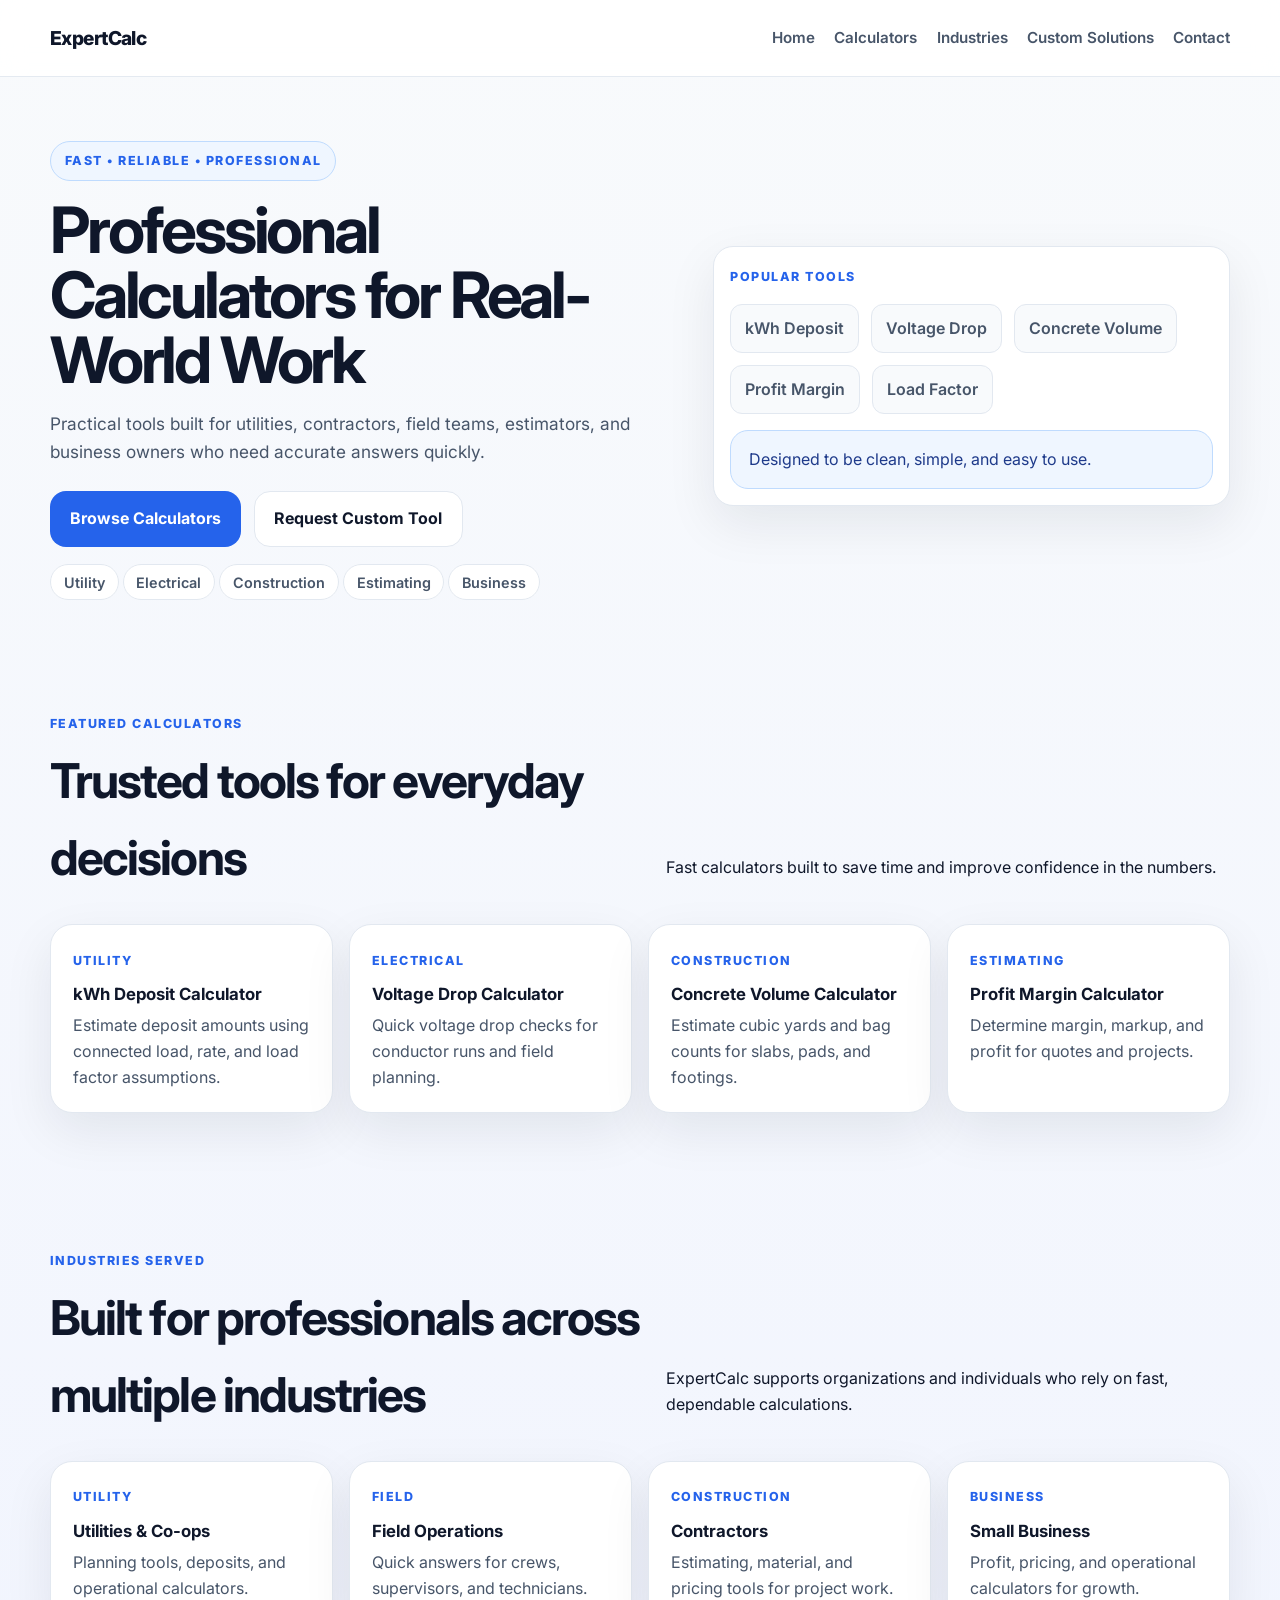
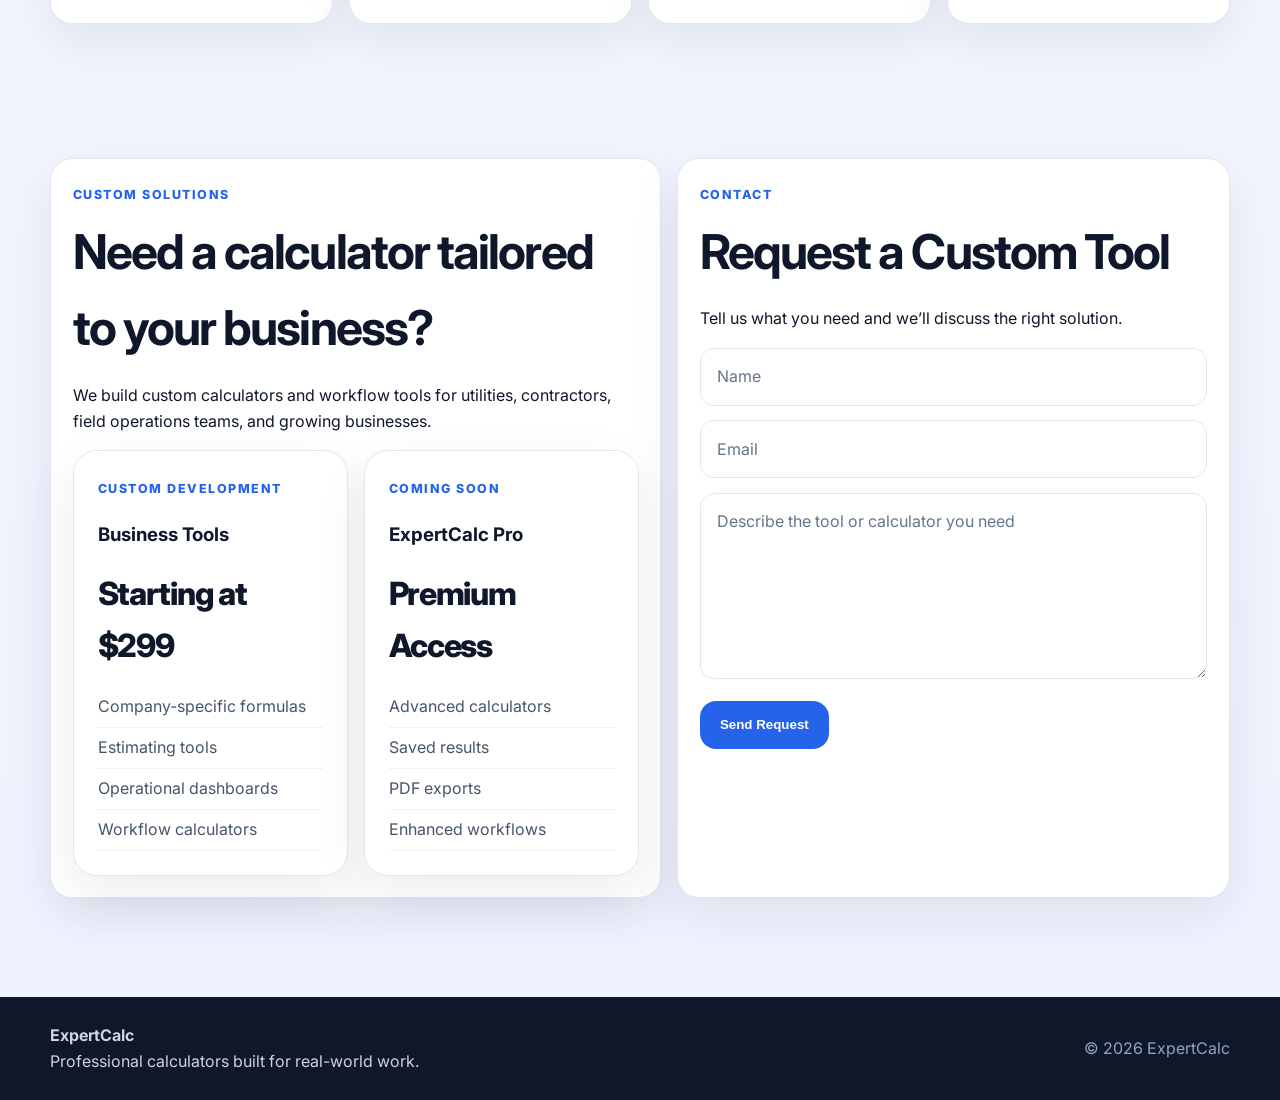
<file: index.html>
<!DOCTYPE html>
<html lang="en">
<head>
<meta charset="UTF-8" />
<meta name="viewport" content="width=device-width, initial-scale=1.0" />
<title>ExpertCalc | Professional Calculators for Real-World Work</title>
<meta name="description" content="Fast, reliable calculators for utilities, contractors, field teams, estimators, and business owners." />
<link rel="preconnect" href="https://fonts.googleapis.com">
<link rel="preconnect" href="https://fonts.gstatic.com" crossorigin>
<link href="https://fonts.googleapis.com/css2?family=Inter:wght@400;500;600;700;800&display=swap" rel="stylesheet">
<link rel="stylesheet" href="style.css">
</head>

<body>

<header class="site-header">
  <div class="container nav">
    <div class="brand">
      <a href="index.html">ExpertCalc</a>
    </div>

    <nav class="nav-links">
      <a href="index.html">Home</a>
      <a href="calculators/index.html">Calculators</a>
      <a href="#industries">Industries</a>
      <a href="#custom">Custom Solutions</a>
      <a href="#contact">Contact</a>
    </nav>
  </div>
</header>

<main>

<!-- HERO -->
<section class="hero">
  <div class="container hero-grid">

    <div>
      <div class="eyebrow">Fast • Reliable • Professional</div>

      <h1>Professional Calculators for Real-World Work</h1>

      <p class="hero-text">
        Practical tools built for utilities, contractors, field teams,
        estimators, and business owners who need accurate answers quickly.
      </p>

      <div class="hero-actions">
        <a class="btn btn-primary" href="calculators/index.html">
          Browse Calculators
        </a>

        <a class="btn btn-secondary" href="#custom">
          Request Custom Tool
        </a>
      </div>

      <div class="hero-badges">
        <span class="hero-badge">Utility</span>
        <span class="hero-badge">Electrical</span>
        <span class="hero-badge">Construction</span>
        <span class="hero-badge">Estimating</span>
        <span class="hero-badge">Business</span>
      </div>
    </div>

    <div class="quick-nav">
      <div class="section-label">Popular Tools</div>

      <div class="quick-links" style="margin-top:1rem;">
        <a href="calculators/kwh-deposit.html">kWh Deposit</a>
        <a href="calculators/voltage-drop.html">Voltage Drop</a>
        <a href="calculators/concrete-volume.html">Concrete Volume</a>
        <a href="calculators/profit-margin.html">Profit Margin</a>
        <a href="calculators/load-factor.html">Load Factor</a>
      </div>

      <div class="highlight-band">
        Designed to be clean, simple, and easy to use.
      </div>
    </div>

  </div>
</section>

<!-- FEATURED TOOLS -->
<section class="section">
  <div class="container">

    <div class="section-heading">
      <div>
        <div class="section-label">Featured Calculators</div>
        <h2>Trusted tools for everyday decisions</h2>
      </div>

      <p>
        Fast calculators built to save time and improve confidence in the numbers.
      </p>
    </div>

    <div class="feature-grid">

      <article class="feature-box">
        <div class="tool-tag">Utility</div>
        <h3><a href="calculators/kwh-deposit.html">kWh Deposit Calculator</a></h3>
        <p>Estimate deposit amounts using connected load, rate, and load factor assumptions.</p>
      </article>

      <article class="feature-box">
        <div class="tool-tag">Electrical</div>
        <h3><a href="calculators/voltage-drop.html">Voltage Drop Calculator</a></h3>
        <p>Quick voltage drop checks for conductor runs and field planning.</p>
      </article>

      <article class="feature-box">
        <div class="tool-tag">Construction</div>
        <h3><a href="calculators/concrete-volume.html">Concrete Volume Calculator</a></h3>
        <p>Estimate cubic yards and bag counts for slabs, pads, and footings.</p>
      </article>

      <article class="feature-box">
        <div class="tool-tag">Estimating</div>
        <h3><a href="calculators/profit-margin.html">Profit Margin Calculator</a></h3>
        <p>Determine margin, markup, and profit for quotes and projects.</p>
      </article>

    </div>
  </div>
</section>

<!-- INDUSTRIES -->
<section class="section" id="industries">
  <div class="container">

    <div class="section-heading">
      <div>
        <div class="section-label">Industries Served</div>
        <h2>Built for professionals across multiple industries</h2>
      </div>

      <p>
        ExpertCalc supports organizations and individuals who rely on fast,
        dependable calculations.
      </p>
    </div>

    <div class="industry-grid">

      <article class="industry-card">
        <div class="tool-tag">Utility</div>
        <h3>Utilities & Co-ops</h3>
        <p>Planning tools, deposits, and operational calculators.</p>
      </article>

      <article class="industry-card">
        <div class="tool-tag">Field</div>
        <h3>Field Operations</h3>
        <p>Quick answers for crews, supervisors, and technicians.</p>
      </article>

      <article class="industry-card">
        <div class="tool-tag">Construction</div>
        <h3>Contractors</h3>
        <p>Estimating, material, and pricing tools for project work.</p>
      </article>

      <article class="industry-card">
        <div class="tool-tag">Business</div>
        <h3>Small Business</h3>
        <p>Profit, pricing, and operational calculators for growth.</p>
      </article>

    </div>
  </div>
</section>

<!-- CUSTOM SOLUTIONS -->
<section class="section" id="custom">
  <div class="container contact-layout">

    <div class="contact-card">
      <div class="section-label">Custom Solutions</div>
      <h2>Need a calculator tailored to your business?</h2>

      <p>
        We build custom calculators and workflow tools for utilities,
        contractors, field operations teams, and growing businesses.
      </p>

      <div class="pricing-grid" style="margin-top:1rem;">

        <div class="price-card">
          <div class="tool-tag">Custom Development</div>
          <h3>Business Tools</h3>
          <div class="price">Starting at $299</div>

          <ul class="list-clean">
            <li>Company-specific formulas</li>
            <li>Estimating tools</li>
            <li>Operational dashboards</li>
            <li>Workflow calculators</li>
          </ul>
        </div>

        <div class="price-card">
          <div class="tool-tag">Coming Soon</div>
          <h3>ExpertCalc Pro</h3>
          <div class="price">Premium Access</div>

          <ul class="list-clean">
            <li>Advanced calculators</li>
            <li>Saved results</li>
            <li>PDF exports</li>
            <li>Enhanced workflows</li>
          </ul>
        </div>

      </div>
    </div>

    <div class="contact-card" id="contact">
      <div class="section-label">Contact</div>
      <h2>Request a Custom Tool</h2>

      <p>
        Tell us what you need and we’ll discuss the right solution.
      </p>

      <form class="contact-form" style="margin-top:1rem;">
        <input type="text" placeholder="Name" required>
        <input type="email" placeholder="Email" required>
        <textarea rows="6" placeholder="Describe the tool or calculator you need" required></textarea>
        <button class="btn btn-primary" type="submit">
          Send Request
        </button>
      </form>
    </div>

  </div>
</section>

</main>

<footer class="site-footer">
  <div class="container footer-inner">
    <div>
      <strong>ExpertCalc</strong><br>
      Professional calculators built for real-world work.
    </div>

    <div class="footer-note">
      © 2026 ExpertCalc
    </div>
  </div>
</footer>

</body>
</html>
</file>
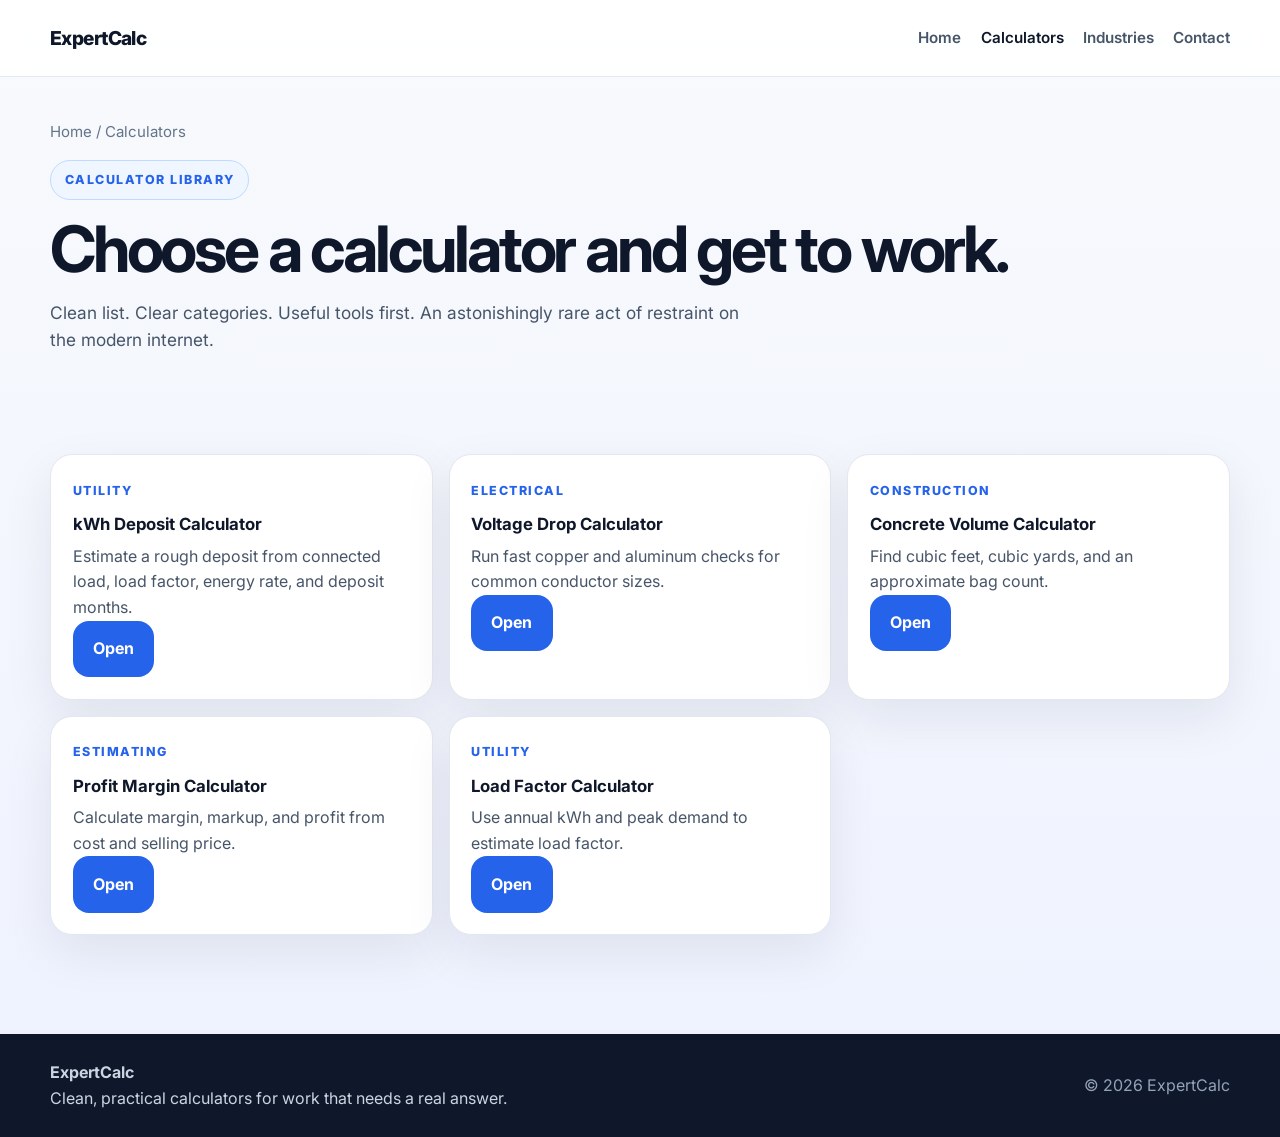
<file: calculators/index.html>
<!DOCTYPE html><html lang="en"><head>
<meta charset="UTF-8" />
<meta name="viewport" content="width=device-width, initial-scale=1.0" />
<link rel="preconnect" href="https://fonts.googleapis.com" />
<link rel="preconnect" href="https://fonts.gstatic.com" crossorigin />
<link href="https://fonts.googleapis.com/css2?family=Inter:wght@400;500;600;700;800&display=swap" rel="stylesheet" />
<link rel="stylesheet" href="../style.css" />
<title>ExpertCalc Calculators</title><meta name="description" content="Browse clean, practical calculators for utility work, field operations, construction, and estimating." /></head><body>
<header class="site-header"><div class="container nav"><div class="brand"><a href="../index.html">ExpertCalc</a></div><nav class="nav-links"><a href="../index.html">Home</a><a class="active" href="index.html">Calculators</a><a href="../index.html#industries">Industries</a><a href="../index.html#contact">Contact</a></nav></div></header>

<main>
<section class="page-hero"><div class="container"><div class="breadcrumbs"><a href="../index.html">Home</a> / Calculators</div><div class="eyebrow">Calculator Library</div><h1>Choose a calculator and get to work.</h1><p>Clean list. Clear categories. Useful tools first. An astonishingly rare act of restraint on the modern internet.</p></div></section>
<section class="page-section"><div class="container"><div class="calculator-grid">
<article class="calc-card"><div class="tool-tag">Utility</div><h3><a href="kwh-deposit.html">kWh Deposit Calculator</a></h3><p>Estimate a rough deposit from connected load, load factor, energy rate, and deposit months.</p><div class="card-actions"><a class="btn btn-primary" href="kwh-deposit.html">Open</a></div></article>
<article class="calc-card"><div class="tool-tag">Electrical</div><h3><a href="voltage-drop.html">Voltage Drop Calculator</a></h3><p>Run fast copper and aluminum checks for common conductor sizes.</p><div class="card-actions"><a class="btn btn-primary" href="voltage-drop.html">Open</a></div></article>
<article class="calc-card"><div class="tool-tag">Construction</div><h3><a href="concrete-volume.html">Concrete Volume Calculator</a></h3><p>Find cubic feet, cubic yards, and an approximate bag count.</p><div class="card-actions"><a class="btn btn-primary" href="concrete-volume.html">Open</a></div></article>
<article class="calc-card"><div class="tool-tag">Estimating</div><h3><a href="profit-margin.html">Profit Margin Calculator</a></h3><p>Calculate margin, markup, and profit from cost and selling price.</p><div class="card-actions"><a class="btn btn-primary" href="profit-margin.html">Open</a></div></article>
<article class="calc-card"><div class="tool-tag">Utility</div><h3><a href="load-factor.html">Load Factor Calculator</a></h3><p>Use annual kWh and peak demand to estimate load factor.</p><div class="card-actions"><a class="btn btn-primary" href="load-factor.html">Open</a></div></article>

</div></div></section></main>
<footer class="site-footer"><div class="container footer-inner"><div><strong>ExpertCalc</strong><br />Clean, practical calculators for work that needs a real answer.</div><div class="footer-note">© <span id="year"></span> ExpertCalc</div></div></footer><script src="../script.js"></script>
</body></html>
</file>
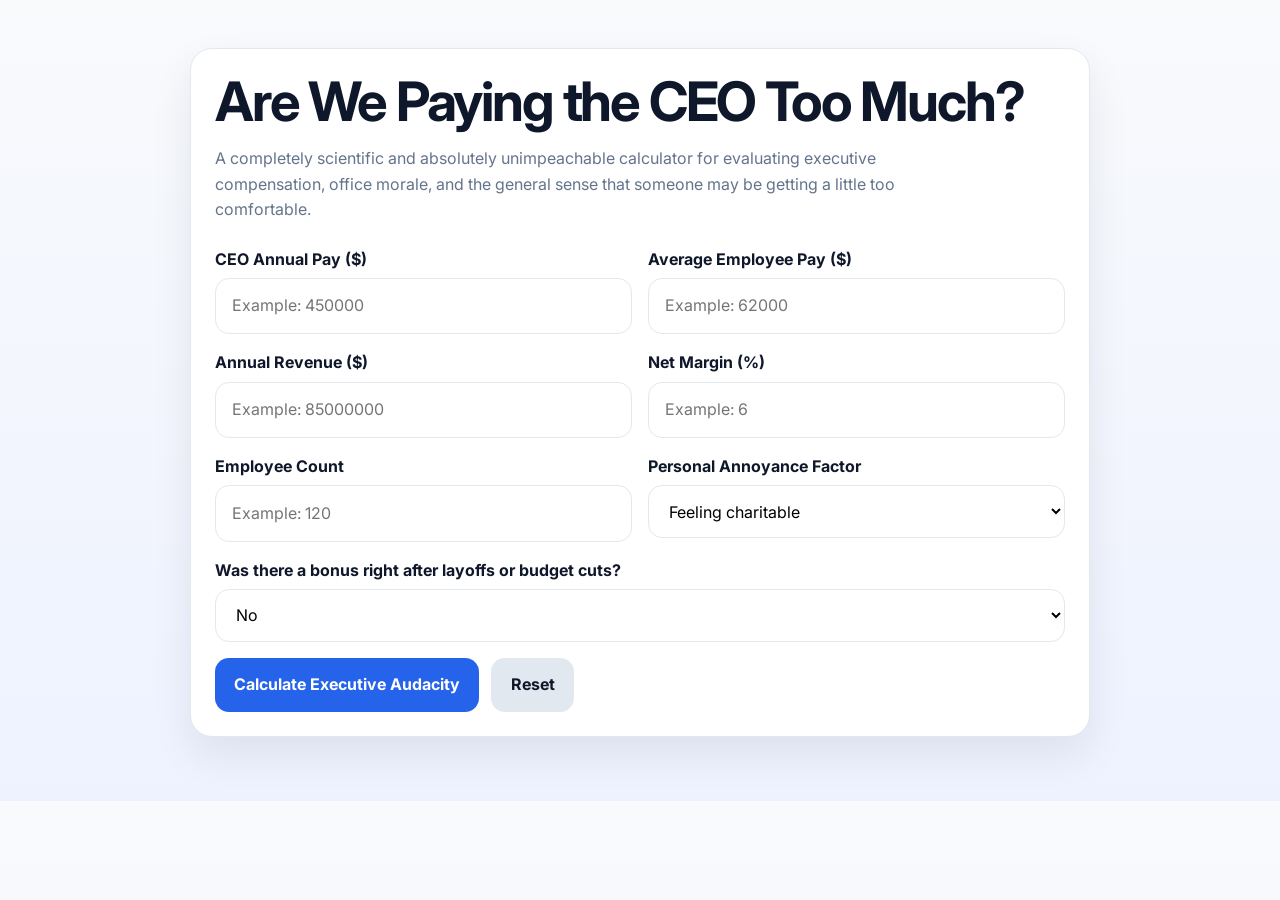
<file: calculators/ceo-pay-check.html>
<!DOCTYPE html>
<html lang="en">
<head>
  <meta charset="UTF-8" />
  <meta name="viewport" content="width=device-width, initial-scale=1.0" />
  <title>Are We Paying the CEO Too Much?</title>
  <link rel="preconnect" href="https://fonts.googleapis.com" />
  <link rel="preconnect" href="https://fonts.gstatic.com" crossorigin />
  <link
    href="https://fonts.googleapis.com/css2?family=Inter:wght@400;500;600;700;800&display=swap"
    rel="stylesheet"
  />
  <style>
    :root{
      --bg:#f8fafc;
      --panel:#ffffff;
      --text:#0f172a;
      --muted:#64748b;
      --border:#e2e8f0;
      --accent:#2563eb;
      --accent-dark:#1d4ed8;
      --danger:#dc2626;
      --warn:#d97706;
      --ok:#16a34a;
      --shadow:0 18px 40px rgba(15,23,42,.08);
      --radius:22px;
      --max:900px;
    }
    *{box-sizing:border-box}
    body{
      margin:0;
      font-family:Inter, Arial, sans-serif;
      background:linear-gradient(180deg,#f8fafc 0%,#eef2ff 100%);
      color:var(--text);
      line-height:1.6;
    }
    .wrap{
      width:min(var(--max), calc(100% - 2rem));
      margin:0 auto;
      padding:3rem 0 4rem;
    }
    .card{
      background:var(--panel);
      border:1px solid var(--border);
      border-radius:var(--radius);
      box-shadow:var(--shadow);
      padding:1.5rem;
    }
    h1{
      margin:0 0 .75rem;
      font-size:clamp(2rem, 5vw, 3.4rem);
      line-height:1.05;
      letter-spacing:-.04em;
    }
    .sub{
      color:var(--muted);
      max-width:700px;
      margin-bottom:1.5rem;
    }
    .grid{
      display:grid;
      grid-template-columns:1fr 1fr;
      gap:1rem;
    }
    label{
      display:block;
      font-weight:700;
      margin-bottom:.35rem;
    }
    input, select{
      width:100%;
      padding:.9rem 1rem;
      border-radius:14px;
      border:1px solid var(--border);
      font:inherit;
      background:#fff;
    }
    .full{grid-column:1 / -1}
    .actions{
      display:flex;
      gap:.75rem;
      flex-wrap:wrap;
      margin-top:1rem;
    }
    button{
      border:none;
      cursor:pointer;
      font:inherit;
      font-weight:700;
      padding:.9rem 1.2rem;
      border-radius:14px;
    }
    .primary{
      background:var(--accent);
      color:#fff;
    }
    .primary:hover{background:var(--accent-dark)}
    .secondary{
      background:#e2e8f0;
      color:var(--text);
    }
    .result{
      margin-top:1.5rem;
      display:grid;
      gap:1rem;
    }
    .score{
      font-size:3rem;
      font-weight:800;
      letter-spacing:-.04em;
      margin:0;
    }
    .badge{
      display:inline-block;
      padding:.45rem .75rem;
      border-radius:999px;
      font-size:.8rem;
      font-weight:800;
      letter-spacing:.08em;
      text-transform:uppercase;
    }
    .ok{background:#dcfce7;color:var(--ok)}
    .warn{background:#fef3c7;color:var(--warn)}
    .danger{background:#fee2e2;color:var(--danger)}
    .muted{color:var(--muted)}
    .small{font-size:.95rem}
    .hidden{display:none}
    ul{
      margin:.6rem 0 0;
      padding-left:1.2rem;
    }
    @media (max-width:700px){
      .grid{grid-template-columns:1fr}
    }
  </style>
</head>
<body>
  <div class="wrap">
    <div class="card">
      <h1>Are We Paying the CEO Too Much?</h1>
      <p class="sub">
        A completely scientific and absolutely unimpeachable calculator for evaluating executive compensation,
        office morale, and the general sense that someone may be getting a little too comfortable.
      </p>

      <div class="grid">
        <div>
          <label for="ceoPay">CEO Annual Pay ($)</label>
          <input type="number" id="ceoPay" placeholder="Example: 450000" />
        </div>

        <div>
          <label for="avgEmployee">Average Employee Pay ($)</label>
          <input type="number" id="avgEmployee" placeholder="Example: 62000" />
        </div>

        <div>
          <label for="revenue">Annual Revenue ($)</label>
          <input type="number" id="revenue" placeholder="Example: 85000000" />
        </div>

        <div>
          <label for="margin">Net Margin (%)</label>
          <input type="number" id="margin" placeholder="Example: 6" />
        </div>

        <div>
          <label for="employees">Employee Count</label>
          <input type="number" id="employees" placeholder="Example: 120" />
        </div>

        <div>
          <label for="annoyance">Personal Annoyance Factor</label>
          <select id="annoyance">
            <option value="0">Feeling charitable</option>
            <option value="5">Slightly suspicious</option>
            <option value="10">Mildly irritated</option>
            <option value="20">Board-meeting energy</option>
            <option value="30">Absolutely fed up</option>
          </select>
        </div>

        <div class="full">
          <label for="bonus">Was there a bonus right after layoffs or budget cuts?</label>
          <select id="bonus">
            <option value="0">No</option>
            <option value="20">Yes, suspiciously</option>
          </select>
        </div>
      </div>

      <div class="actions">
        <button class="primary" onclick="runCalc()">Calculate Executive Audacity</button>
        <button class="secondary" onclick="resetCalc()">Reset</button>
      </div>

      <div id="result" class="result hidden">
        <div>
          <span id="badge" class="badge">Result</span>
          <p id="score" class="score">0/100</p>
          <p id="headline"></p>
          <p id="summary" class="muted"></p>
        </div>

        <div class="card" style="padding:1rem;">
          <strong>Breakdown</strong>
          <ul id="breakdown" class="small"></ul>
        </div>
      </div>
    </div>
  </div>

  <script>
    function money(n) {
      return Number(n).toLocaleString(undefined, {
        style: "currency",
        currency: "USD",
        maximumFractionDigits: 0
      });
    }

    function runCalc() {
      const ceoPay = parseFloat(document.getElementById("ceoPay").value);
      const avgEmployee = parseFloat(document.getElementById("avgEmployee").value);
      const revenue = parseFloat(document.getElementById("revenue").value);
      const margin = parseFloat(document.getElementById("margin").value);
      const employees = parseFloat(document.getElementById("employees").value);
      const annoyance = parseFloat(document.getElementById("annoyance").value);
      const bonus = parseFloat(document.getElementById("bonus").value);

      if (
        !isFinite(ceoPay) || ceoPay <= 0 ||
        !isFinite(avgEmployee) || avgEmployee <= 0 ||
        !isFinite(revenue) || revenue <= 0 ||
        !isFinite(margin) ||
        !isFinite(employees) || employees <= 0
      ) {
        alert("Enter valid numbers in all fields. Humanity was given calculators for a reason.");
        return;
      }

      const payRatio = ceoPay / avgEmployee;
      const payAsRevenue = (ceoPay / revenue) * 100;
      const profitPenalty = margin < 3 ? 20 : margin < 7 ? 10 : 0;
      const ratioScore =
        payRatio < 5 ? 5 :
        payRatio < 10 ? 15 :
        payRatio < 20 ? 35 :
        payRatio < 40 ? 60 :
        80;

      const revenueScore =
        payAsRevenue < 0.1 ? 5 :
        payAsRevenue < 0.25 ? 12 :
        payAsRevenue < 0.5 ? 20 :
        30;

      const smallCompanyPenalty = employees < 50 && ceoPay > 300000 ? 15 : 0;

      let total = ratioScore + revenueScore + profitPenalty + annoyance + bonus + smallCompanyPenalty;
      if (total > 100) total = 100;

      let badgeClass = "ok";
      let badgeText = "Probably Fine";
      let headline = "This does not appear outrageous.";
      let summary = "The calculator reluctantly admits the compensation may be within reason.";

      if (total >= 25 && total < 50) {
        badgeClass = "warn";
        badgeText = "Looks a Little Rich";
        headline = "There may be some executive comfort happening here.";
        summary = "Not an emergency, but someone might be enjoying the leather chair a bit too much.";
      } else if (total >= 50 && total < 75) {
        badgeClass = "warn";
        badgeText = "Board Meeting Material";
        headline = "This is entering serious side-eye territory.";
        summary = "Enough indicators suggest it may be time for hard questions and tighter coffee service.";
      } else if (total >= 75) {
        badgeClass = "danger";
        badgeText = "Absolutely Paying Too Much";
        headline = "The calculator has concerns.";
        summary = "At this level, the compensation package appears to be operating with a level of self-confidence not shared by the rest of payroll.";
      }

      const breakdown = [
        `CEO pay: ${money(ceoPay)}`,
        `Average employee pay: ${money(avgEmployee)}`,
        `CEO-to-employee pay ratio: ${payRatio.toFixed(1)}x`,
        `CEO pay as % of revenue: ${payAsRevenue.toFixed(3)}%`,
        `Net margin entered: ${margin.toFixed(1)}%`,
        `Employee count: ${employees}`,
        `Annoyance factor applied: +${annoyance}`,
        `Bonus penalty applied: +${bonus}`,
        `Small company penalty applied: +${smallCompanyPenalty}`
      ];

      document.getElementById("badge").className = "badge " + badgeClass;
      document.getElementById("badge").textContent = badgeText;
      document.getElementById("score").textContent = total.toFixed(0) + "/100";
      document.getElementById("headline").textContent = headline;
      document.getElementById("summary").textContent = summary;
      document.getElementById("breakdown").innerHTML = breakdown.map(item => `<li>${item}</li>`).join("");
      document.getElementById("result").classList.remove("hidden");
    }

    function resetCalc() {
      document.getElementById("ceoPay").value = "";
      document.getElementById("avgEmployee").value = "";
      document.getElementById("revenue").value = "";
      document.getElementById("margin").value = "";
      document.getElementById("employees").value = "";
      document.getElementById("annoyance").value = "0";
      document.getElementById("bonus").value = "0";
      document.getElementById("result").classList.add("hidden");
    }
  </script>
</body>
</html>
</file>
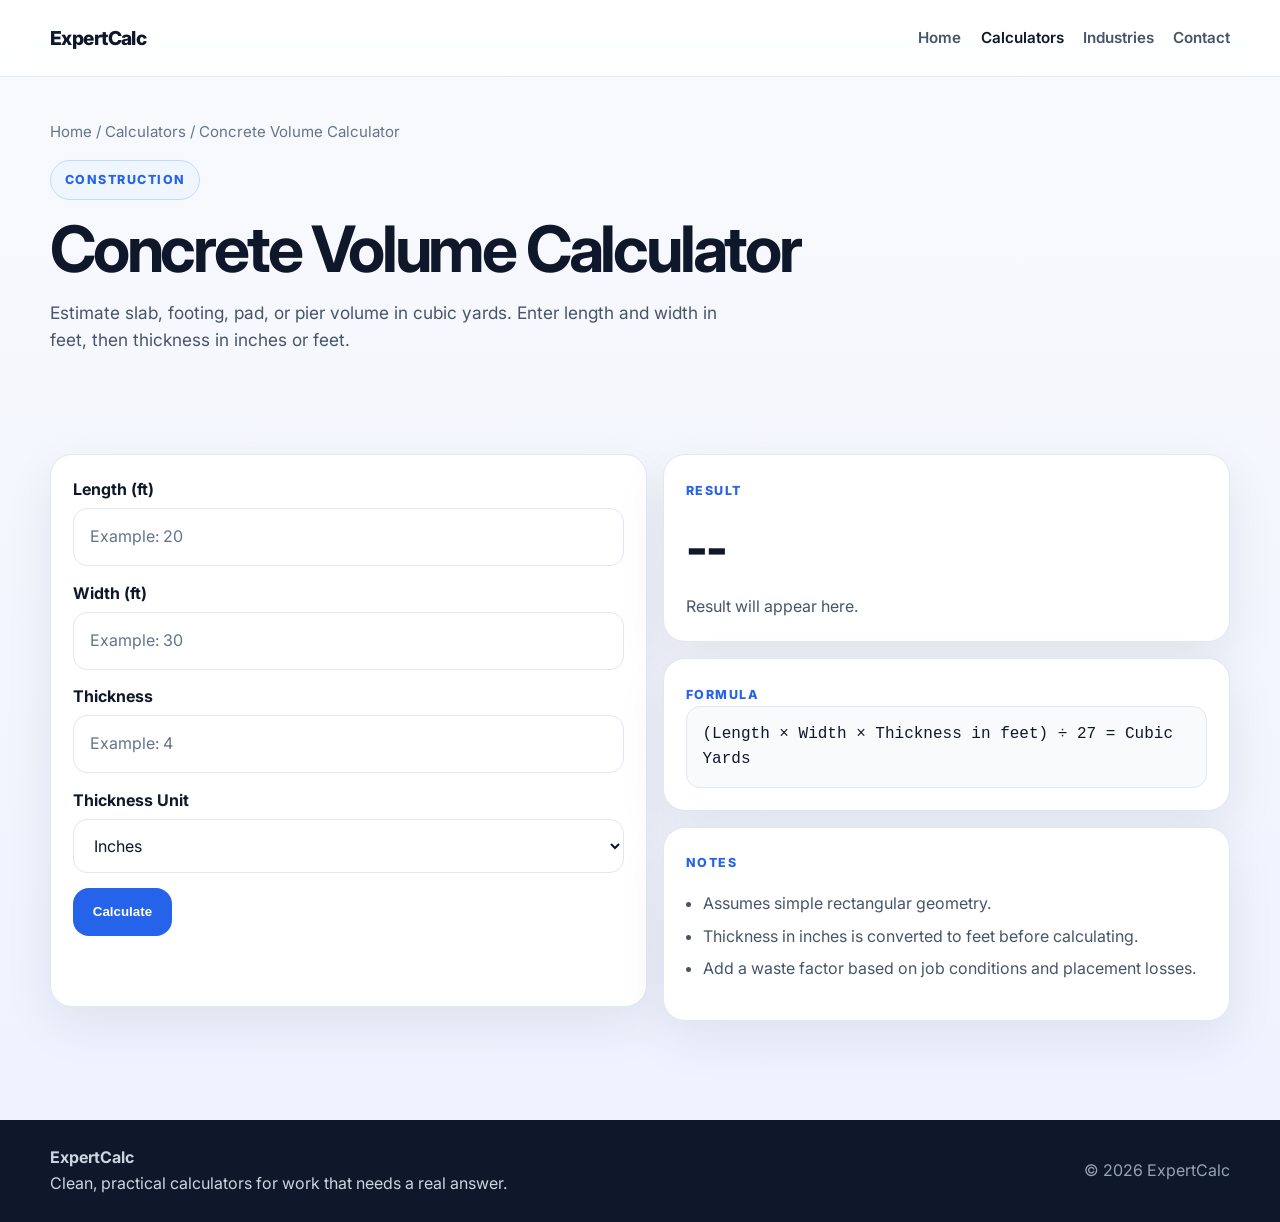
<file: calculators/concrete-volume.html>
<!DOCTYPE html><html lang="en"><head>
<meta charset="UTF-8" />
<meta name="viewport" content="width=device-width, initial-scale=1.0" />
<link rel="preconnect" href="https://fonts.googleapis.com" />
<link rel="preconnect" href="https://fonts.gstatic.com" crossorigin />
<link href="https://fonts.googleapis.com/css2?family=Inter:wght@400;500;600;700;800&display=swap" rel="stylesheet" />
<link rel="stylesheet" href="../style.css" />
<title>Concrete Volume Calculator | ExpertCalc</title><meta name="description" content="Estimate slab, footing, pad, or pier volume in cubic yards. Enter length and width in feet, then thickness in inches or feet." /></head><body>
<header class="site-header"><div class="container nav"><div class="brand"><a href="../index.html">ExpertCalc</a></div><nav class="nav-links"><a href="../index.html">Home</a><a class="active" href="index.html">Calculators</a><a href="../index.html#industries">Industries</a><a href="../index.html#contact">Contact</a></nav></div></header>

<main><section class="page-hero"><div class="container"><div class="breadcrumbs"><a href="../index.html">Home</a> / <a href="index.html">Calculators</a> / Concrete Volume Calculator</div><div class="eyebrow">Construction</div><h1>Concrete Volume Calculator</h1><p>Estimate slab, footing, pad, or pier volume in cubic yards. Enter length and width in feet, then thickness in inches or feet.</p></div></section>
<section class="page-section"><div class="container calc-layout"><div class="calc-shell">
<label class="field-label" for="length">Length (ft)</label><input id="length" type="number" step="any" placeholder="Example: 20" />
<label class="field-label" for="width">Width (ft)</label><input id="width" type="number" step="any" placeholder="Example: 30" />
<label class="field-label" for="thickness">Thickness</label><input id="thickness" type="number" step="any" placeholder="Example: 4" />
<label class="field-label" for="thicknessUnit">Thickness Unit</label><select id="thicknessUnit"><option value="in">Inches</option><option value="ft">Feet</option></select>
<button class="btn btn-primary" id="calcConcreteBtn" type="button">Calculate</button><p id="error" class="error"></p></div>
<div><div class="result-card"><div class="section-label">Result</div><div class="result-value" id="resultMain">--</div><p id="resultSub">Result will appear here.</p><p id="detail1" style="color:var(--text-soft)"></p><p id="detail2" style="color:var(--text-soft)"></p></div>
<div class="info-card" style="margin-top:1rem"><div class="section-label">Formula</div><div class="formula" id="formulaOut">(Length × Width × Thickness in feet) ÷ 27 = Cubic Yards</div></div>
<div class="info-card" style="margin-top:1rem"><div class="section-label">Notes</div><ul class="note-list"><li>Assumes simple rectangular geometry.</li><li>Thickness in inches is converted to feet before calculating.</li><li>Add a waste factor based on job conditions and placement losses.</li></ul></div></div></div></section></main>
<footer class="site-footer"><div class="container footer-inner"><div><strong>ExpertCalc</strong><br />Clean, practical calculators for work that needs a real answer.</div><div class="footer-note">© <span id="year"></span> ExpertCalc</div></div></footer><script src="../script.js"></script>
</body></html>
</file>
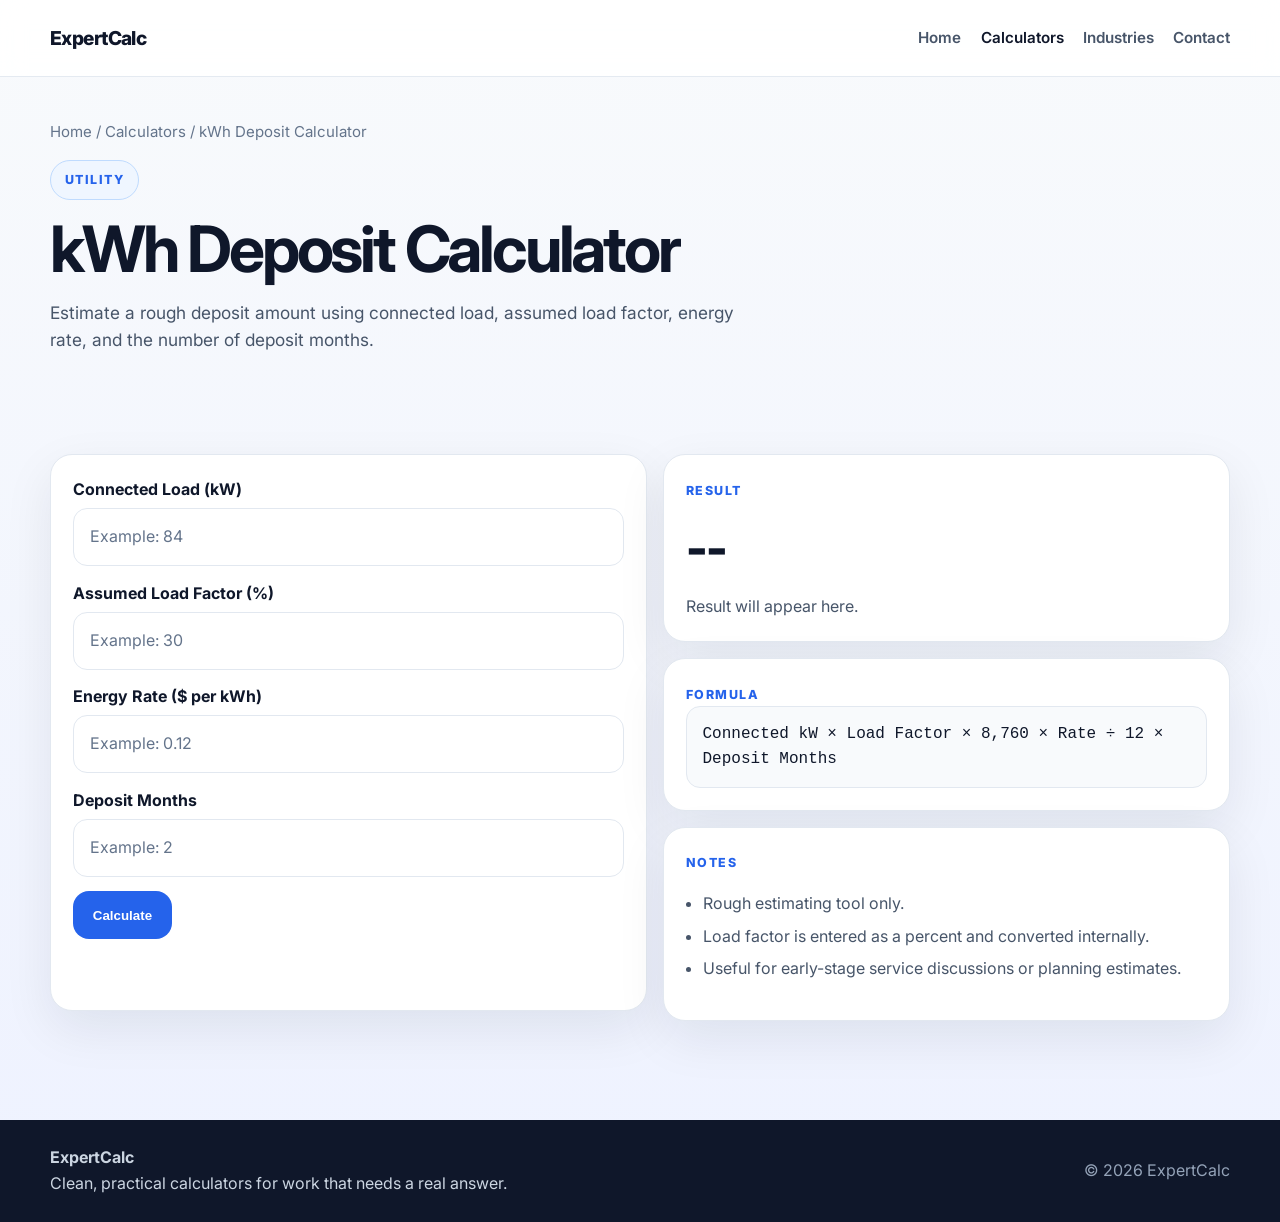
<file: calculators/kwh-deposit.html>
<!DOCTYPE html><html lang="en"><head>
<meta charset="UTF-8" />
<meta name="viewport" content="width=device-width, initial-scale=1.0" />
<link rel="preconnect" href="https://fonts.googleapis.com" />
<link rel="preconnect" href="https://fonts.gstatic.com" crossorigin />
<link href="https://fonts.googleapis.com/css2?family=Inter:wght@400;500;600;700;800&display=swap" rel="stylesheet" />
<link rel="stylesheet" href="../style.css" />
<title>kWh Deposit Calculator | ExpertCalc</title><meta name="description" content="Estimate a rough deposit amount using connected load, assumed load factor, energy rate, and the number of deposit months." /></head><body>
<header class="site-header"><div class="container nav"><div class="brand"><a href="../index.html">ExpertCalc</a></div><nav class="nav-links"><a href="../index.html">Home</a><a class="active" href="index.html">Calculators</a><a href="../index.html#industries">Industries</a><a href="../index.html#contact">Contact</a></nav></div></header>

<main><section class="page-hero"><div class="container"><div class="breadcrumbs"><a href="../index.html">Home</a> / <a href="index.html">Calculators</a> / kWh Deposit Calculator</div><div class="eyebrow">Utility</div><h1>kWh Deposit Calculator</h1><p>Estimate a rough deposit amount using connected load, assumed load factor, energy rate, and the number of deposit months.</p></div></section>
<section class="page-section"><div class="container calc-layout"><div class="calc-shell">
<label class="field-label" for="connectedKw">Connected Load (kW)</label><input id="connectedKw" type="number" step="any" placeholder="Example: 84" />
<label class="field-label" for="loadFactorPct">Assumed Load Factor (%)</label><input id="loadFactorPct" type="number" step="any" placeholder="Example: 30" />
<label class="field-label" for="rate">Energy Rate ($ per kWh)</label><input id="rate" type="number" step="any" placeholder="Example: 0.12" />
<label class="field-label" for="months">Deposit Months</label><input id="months" type="number" step="any" placeholder="Example: 2" />
<button class="btn btn-primary" id="calcKwhDepositBtn" type="button">Calculate</button><p id="error" class="error"></p></div>
<div><div class="result-card"><div class="section-label">Result</div><div class="result-value" id="resultMain">--</div><p id="resultSub">Result will appear here.</p><p id="detail1" style="color:var(--text-soft)"></p><p id="detail2" style="color:var(--text-soft)"></p></div>
<div class="info-card" style="margin-top:1rem"><div class="section-label">Formula</div><div class="formula" id="formulaOut">Connected kW × Load Factor × 8,760 × Rate ÷ 12 × Deposit Months</div></div>
<div class="info-card" style="margin-top:1rem"><div class="section-label">Notes</div><ul class="note-list"><li>Rough estimating tool only.</li><li>Load factor is entered as a percent and converted internally.</li><li>Useful for early-stage service discussions or planning estimates.</li></ul></div></div></div></section></main>
<footer class="site-footer"><div class="container footer-inner"><div><strong>ExpertCalc</strong><br />Clean, practical calculators for work that needs a real answer.</div><div class="footer-note">© <span id="year"></span> ExpertCalc</div></div></footer><script src="../script.js"></script>
</body></html>
</file>
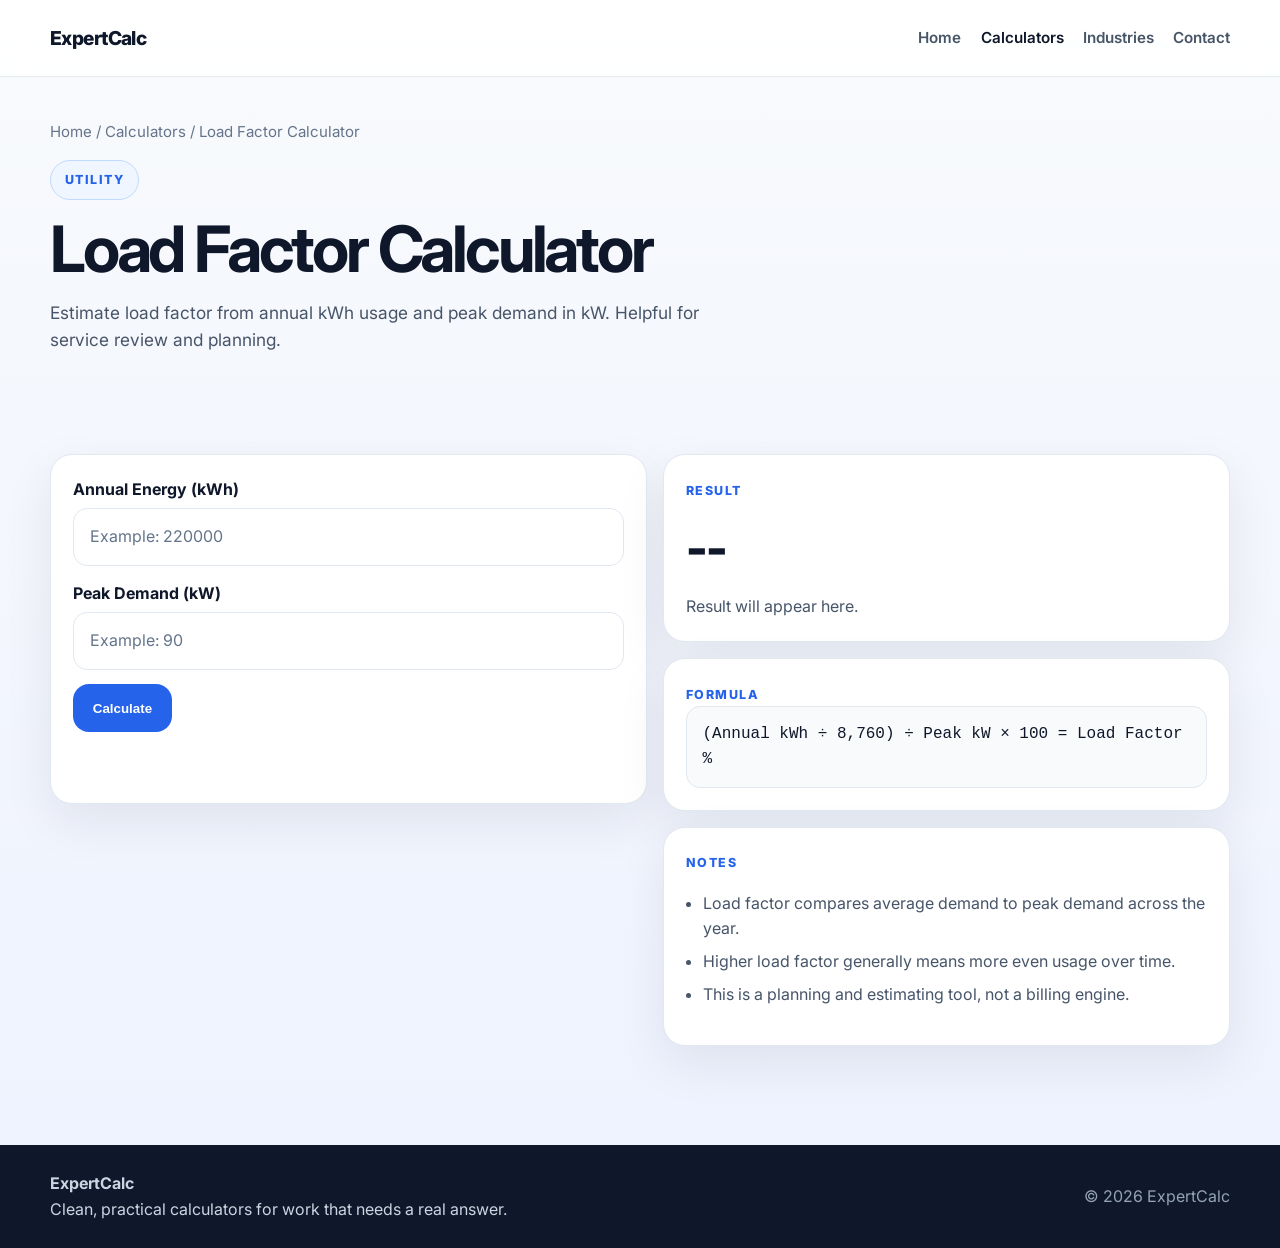
<file: calculators/load-factor.html>
<!DOCTYPE html><html lang="en"><head>
<meta charset="UTF-8" />
<meta name="viewport" content="width=device-width, initial-scale=1.0" />
<link rel="preconnect" href="https://fonts.googleapis.com" />
<link rel="preconnect" href="https://fonts.gstatic.com" crossorigin />
<link href="https://fonts.googleapis.com/css2?family=Inter:wght@400;500;600;700;800&display=swap" rel="stylesheet" />
<link rel="stylesheet" href="../style.css" />
<title>Load Factor Calculator | ExpertCalc</title><meta name="description" content="Estimate load factor from annual kWh usage and peak demand in kW. Helpful for service review and planning." /></head><body>
<header class="site-header"><div class="container nav"><div class="brand"><a href="../index.html">ExpertCalc</a></div><nav class="nav-links"><a href="../index.html">Home</a><a class="active" href="index.html">Calculators</a><a href="../index.html#industries">Industries</a><a href="../index.html#contact">Contact</a></nav></div></header>

<main><section class="page-hero"><div class="container"><div class="breadcrumbs"><a href="../index.html">Home</a> / <a href="index.html">Calculators</a> / Load Factor Calculator</div><div class="eyebrow">Utility</div><h1>Load Factor Calculator</h1><p>Estimate load factor from annual kWh usage and peak demand in kW. Helpful for service review and planning.</p></div></section>
<section class="page-section"><div class="container calc-layout"><div class="calc-shell">
<label class="field-label" for="annualKwh">Annual Energy (kWh)</label><input id="annualKwh" type="number" step="any" placeholder="Example: 220000" />
<label class="field-label" for="peakKw">Peak Demand (kW)</label><input id="peakKw" type="number" step="any" placeholder="Example: 90" />
<button class="btn btn-primary" id="calcLoadFactorBtn" type="button">Calculate</button><p id="error" class="error"></p></div>
<div><div class="result-card"><div class="section-label">Result</div><div class="result-value" id="resultMain">--</div><p id="resultSub">Result will appear here.</p><p id="detail1" style="color:var(--text-soft)"></p><p id="detail2" style="color:var(--text-soft)"></p></div>
<div class="info-card" style="margin-top:1rem"><div class="section-label">Formula</div><div class="formula" id="formulaOut">(Annual kWh ÷ 8,760) ÷ Peak kW × 100 = Load Factor %</div></div>
<div class="info-card" style="margin-top:1rem"><div class="section-label">Notes</div><ul class="note-list"><li>Load factor compares average demand to peak demand across the year.</li><li>Higher load factor generally means more even usage over time.</li><li>This is a planning and estimating tool, not a billing engine.</li></ul></div></div></div></section></main>
<footer class="site-footer"><div class="container footer-inner"><div><strong>ExpertCalc</strong><br />Clean, practical calculators for work that needs a real answer.</div><div class="footer-note">© <span id="year"></span> ExpertCalc</div></div></footer><script src="../script.js"></script>
</body></html>
</file>
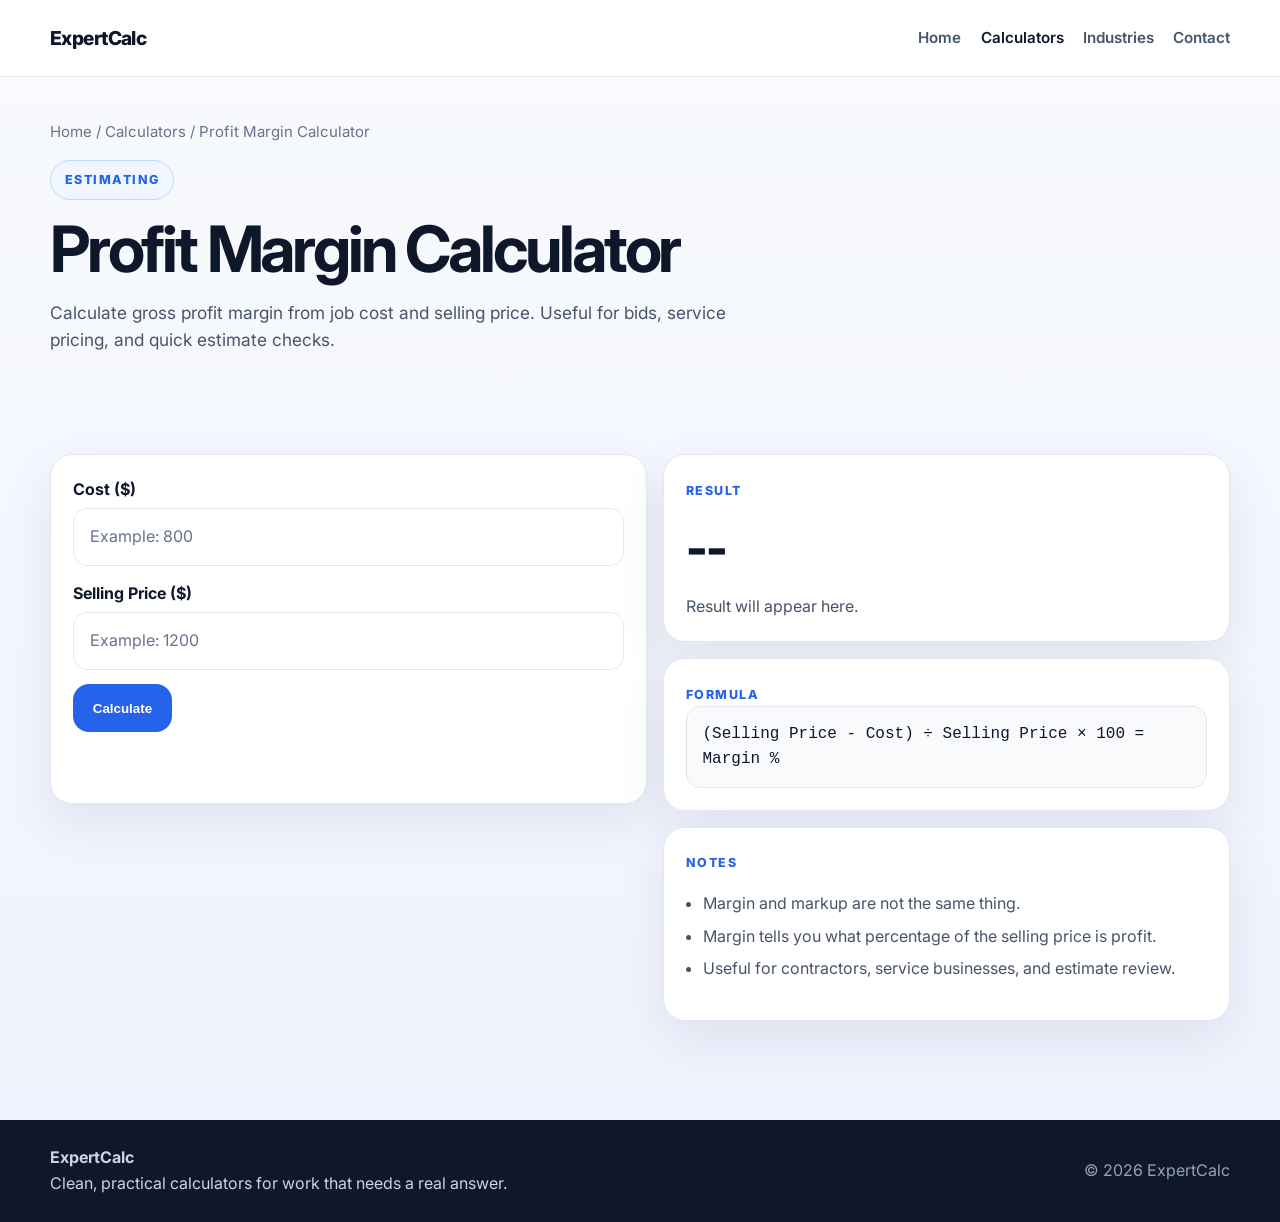
<file: calculators/profit-margin.html>
<!DOCTYPE html><html lang="en"><head>
<meta charset="UTF-8" />
<meta name="viewport" content="width=device-width, initial-scale=1.0" />
<link rel="preconnect" href="https://fonts.googleapis.com" />
<link rel="preconnect" href="https://fonts.gstatic.com" crossorigin />
<link href="https://fonts.googleapis.com/css2?family=Inter:wght@400;500;600;700;800&display=swap" rel="stylesheet" />
<link rel="stylesheet" href="../style.css" />
<title>Profit Margin Calculator | ExpertCalc</title><meta name="description" content="Calculate gross profit margin from job cost and selling price. Useful for bids, service pricing, and quick estimate checks." /></head><body>
<header class="site-header"><div class="container nav"><div class="brand"><a href="../index.html">ExpertCalc</a></div><nav class="nav-links"><a href="../index.html">Home</a><a class="active" href="index.html">Calculators</a><a href="../index.html#industries">Industries</a><a href="../index.html#contact">Contact</a></nav></div></header>

<main><section class="page-hero"><div class="container"><div class="breadcrumbs"><a href="../index.html">Home</a> / <a href="index.html">Calculators</a> / Profit Margin Calculator</div><div class="eyebrow">Estimating</div><h1>Profit Margin Calculator</h1><p>Calculate gross profit margin from job cost and selling price. Useful for bids, service pricing, and quick estimate checks.</p></div></section>
<section class="page-section"><div class="container calc-layout"><div class="calc-shell">
<label class="field-label" for="cost">Cost ($)</label><input id="cost" type="number" step="any" placeholder="Example: 800" />
<label class="field-label" for="price">Selling Price ($)</label><input id="price" type="number" step="any" placeholder="Example: 1200" />
<button class="btn btn-primary" id="calcProfitBtn" type="button">Calculate</button><p id="error" class="error"></p></div>
<div><div class="result-card"><div class="section-label">Result</div><div class="result-value" id="resultMain">--</div><p id="resultSub">Result will appear here.</p><p id="detail1" style="color:var(--text-soft)"></p><p id="detail2" style="color:var(--text-soft)"></p></div>
<div class="info-card" style="margin-top:1rem"><div class="section-label">Formula</div><div class="formula" id="formulaOut">(Selling Price - Cost) ÷ Selling Price × 100 = Margin %</div></div>
<div class="info-card" style="margin-top:1rem"><div class="section-label">Notes</div><ul class="note-list"><li>Margin and markup are not the same thing.</li><li>Margin tells you what percentage of the selling price is profit.</li><li>Useful for contractors, service businesses, and estimate review.</li></ul></div></div></div></section></main>
<footer class="site-footer"><div class="container footer-inner"><div><strong>ExpertCalc</strong><br />Clean, practical calculators for work that needs a real answer.</div><div class="footer-note">© <span id="year"></span> ExpertCalc</div></div></footer><script src="../script.js"></script>
</body></html>
</file>
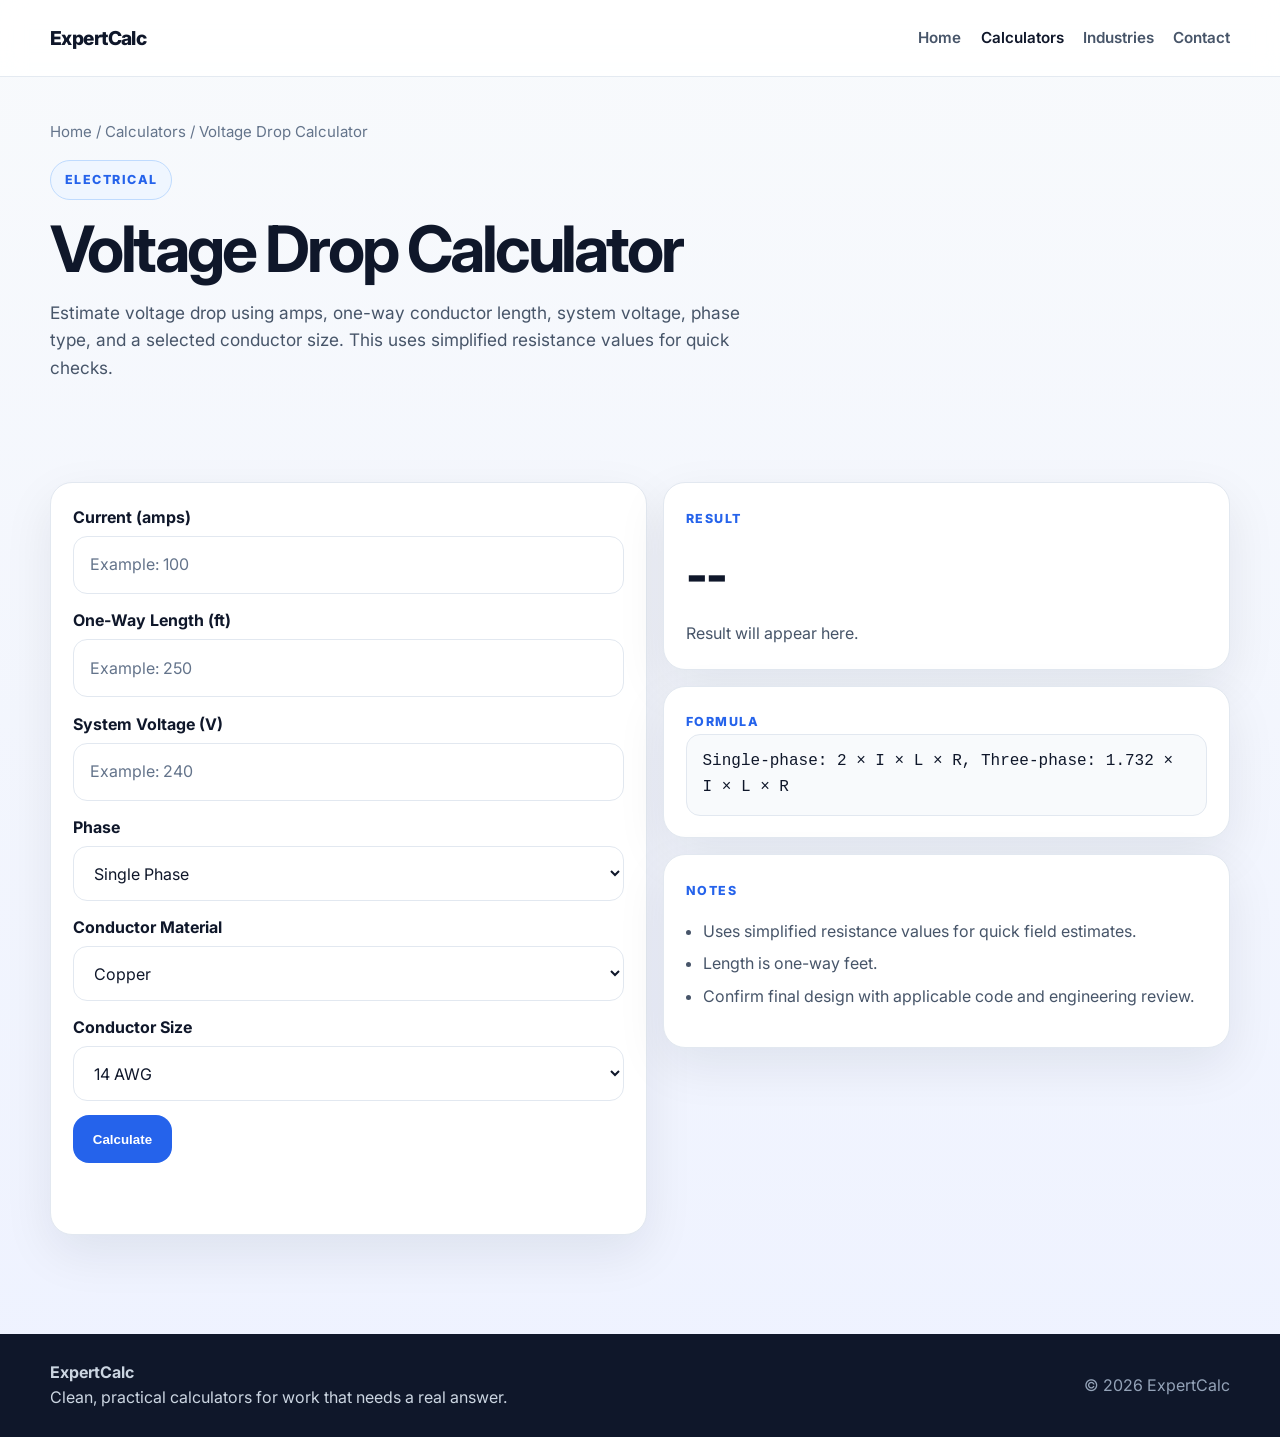
<file: calculators/voltage-drop.html>
<!DOCTYPE html><html lang="en"><head>
<meta charset="UTF-8" />
<meta name="viewport" content="width=device-width, initial-scale=1.0" />
<link rel="preconnect" href="https://fonts.googleapis.com" />
<link rel="preconnect" href="https://fonts.gstatic.com" crossorigin />
<link href="https://fonts.googleapis.com/css2?family=Inter:wght@400;500;600;700;800&display=swap" rel="stylesheet" />
<link rel="stylesheet" href="../style.css" />
<title>Voltage Drop Calculator | ExpertCalc</title><meta name="description" content="Estimate voltage drop using amps, one-way conductor length, system voltage, phase type, and a selected conductor size. This uses simplified resistance values for quick checks." /></head><body>
<header class="site-header"><div class="container nav"><div class="brand"><a href="../index.html">ExpertCalc</a></div><nav class="nav-links"><a href="../index.html">Home</a><a class="active" href="index.html">Calculators</a><a href="../index.html#industries">Industries</a><a href="../index.html#contact">Contact</a></nav></div></header>

<main><section class="page-hero"><div class="container"><div class="breadcrumbs"><a href="../index.html">Home</a> / <a href="index.html">Calculators</a> / Voltage Drop Calculator</div><div class="eyebrow">Electrical</div><h1>Voltage Drop Calculator</h1><p>Estimate voltage drop using amps, one-way conductor length, system voltage, phase type, and a selected conductor size. This uses simplified resistance values for quick checks.</p></div></section>
<section class="page-section"><div class="container calc-layout"><div class="calc-shell">
<label class="field-label" for="amps">Current (amps)</label><input id="amps" type="number" step="any" placeholder="Example: 100" />
<label class="field-label" for="oneWayFeet">One-Way Length (ft)</label><input id="oneWayFeet" type="number" step="any" placeholder="Example: 250" />
<label class="field-label" for="systemVoltage">System Voltage (V)</label><input id="systemVoltage" type="number" step="any" placeholder="Example: 240" />
<label class="field-label" for="phase">Phase</label><select id="phase"><option value="single">Single Phase</option><option value="three">Three Phase</option></select>
<label class="field-label" for="material">Conductor Material</label><select id="material"><option value="copper">Copper</option><option value="aluminum">Aluminum</option></select>
<label class="field-label" for="conductorSize">Conductor Size</label><select id="conductorSize"><option value="14">14 AWG</option><option value="12">12 AWG</option><option value="10">10 AWG</option><option value="8">8 AWG</option><option value="6">6 AWG</option><option value="4">4 AWG</option><option value="2">2 AWG</option><option value="1/0">1/0 AWG</option><option value="2/0">2/0 AWG</option><option value="4/0">4/0 AWG</option></select>
<button class="btn btn-primary" id="calcVoltageDropBtn" type="button">Calculate</button><p id="error" class="error"></p></div>
<div><div class="result-card"><div class="section-label">Result</div><div class="result-value" id="resultMain">--</div><p id="resultSub">Result will appear here.</p><p id="detail1" style="color:var(--text-soft)"></p><p id="detail2" style="color:var(--text-soft)"></p></div>
<div class="info-card" style="margin-top:1rem"><div class="section-label">Formula</div><div class="formula" id="formulaOut">Single-phase: 2 × I × L × R, Three-phase: 1.732 × I × L × R</div></div>
<div class="info-card" style="margin-top:1rem"><div class="section-label">Notes</div><ul class="note-list"><li>Uses simplified resistance values for quick field estimates.</li><li>Length is one-way feet.</li><li>Confirm final design with applicable code and engineering review.</li></ul></div></div></div></section></main>
<footer class="site-footer"><div class="container footer-inner"><div><strong>ExpertCalc</strong><br />Clean, practical calculators for work that needs a real answer.</div><div class="footer-note">© <span id="year"></span> ExpertCalc</div></div></footer><script src="../script.js"></script>
</body></html>
</file>
<file: style.css>
:root{
  --bg:#0b1220;
  --bg-2:#111827;
  --panel:#ffffff;
  --panel-soft:#f8fafc;
  --text:#0f172a;
  --text-soft:#475569;
  --muted:#64748b;
  --border:#e2e8f0;
  --accent:#2563eb;
  --accent-dark:#1d4ed8;
  --accent-soft:#eff6ff;
  --success:#16a34a;
  --max:1180px;
  --radius:22px;
  --shadow:0 18px 50px rgba(15,23,42,.08);
}
*{box-sizing:border-box}
html{scroll-behavior:smooth}
body{
  margin:0;
  font-family:Inter,Arial,sans-serif;
  background:linear-gradient(180deg,#f8fafc 0%,#eef2ff 100%);
  color:var(--text);
  line-height:1.6;
}
a{text-decoration:none;color:inherit}
.container{width:min(var(--max),calc(100% - 2rem));margin:0 auto}
.site-header{
  position:sticky;top:0;z-index:20;
  backdrop-filter:blur(12px);
  background:rgba(255,255,255,.88);
  border-bottom:1px solid rgba(226,232,240,.9);
}
.nav{display:flex;align-items:center;justify-content:space-between;min-height:76px;gap:1rem}
.brand a{font-size:1.2rem;font-weight:800;letter-spacing:-.03em;color:var(--text)}
.nav-links{display:flex;gap:1.2rem;flex-wrap:wrap}
.nav-links a{color:var(--text-soft);font-weight:600;font-size:.95rem}
.nav-links a:hover,.nav-links a.active{color:var(--text)}

.announcement-bar{
  background:#dbeafe;
  border-bottom:1px solid #bfdbfe;
  color:#1e3a8a;
  font-size:.92rem;
}
.announcement-inner{
  min-height:42px;
  display:flex;align-items:center;justify-content:center;
  text-align:center;
}

.hero{padding:4rem 0 3rem}
.hero-grid{display:grid;grid-template-columns:1.1fr .9fr;gap:2rem;align-items:center}
.eyebrow,.section-label,.tool-tag{
  display:inline-flex;align-items:center;gap:.4rem;
  font-size:.78rem;font-weight:800;letter-spacing:.12em;text-transform:uppercase;
  color:var(--accent);
}
.eyebrow{
  padding:.55rem .85rem;border-radius:999px;
  background:var(--accent-soft);
  border:1px solid #bfdbfe;
}
.hero h1,.page-hero h1{
  margin:1rem 0 0;
  font-size:clamp(2.5rem,5vw,4.7rem);
  line-height:1.02;
  letter-spacing:-.05em;
}
.hero-text,.page-hero p{
  margin-top:1.1rem;
  max-width:44rem;
  font-size:1.08rem;
  color:var(--text-soft);
}
.hero-actions,.card-actions,.quick-links,.category-pills{
  display:flex;flex-wrap:wrap;gap:.8rem;
}
.hero-actions{margin-top:1.6rem}
.btn{
  display:inline-flex;align-items:center;justify-content:center;
  min-height:48px;padding:.9rem 1.2rem;border-radius:16px;
  font-weight:700;border:1px solid transparent;transition:.18s ease;cursor:pointer;
}
.btn:hover{transform:translateY(-1px)}
.btn-primary{background:var(--accent);color:#fff}
.btn-primary:hover{background:var(--accent-dark)}
.btn-secondary{background:#fff;border-color:var(--border);color:var(--text)}
.btn-secondary:hover{background:#f8fafc}
.hero-badges,.category-pills{margin-top:1.4rem}
.hero-badge,.category-pills span{
  padding:.55rem .8rem;border-radius:999px;background:#fff;border:1px solid var(--border);
  color:var(--text-soft);font-size:.9rem;font-weight:600;
}

.hero-card-wrap{
  display:grid;grid-template-columns:1fr 1fr;gap:1rem;
}
.mini-card,.feature-box,.industry-card,.calc-card,.tool-card,.result-card,.info-card,.contact-card,.calc-shell{
  background:#fff;border:1px solid var(--border);border-radius:22px;box-shadow:var(--shadow);
}
.mini-card,.tool-card,.feature-box,.industry-card,.calc-card,.result-card,.info-card,.contact-card,.calc-shell{padding:1.35rem}
.mini-card h3,.feature-box h3,.industry-card h3,.calc-card h3,.tool-card h3{margin:.55rem 0 .35rem;font-size:1.05rem}
.mini-card p,.feature-box p,.industry-card p,.calc-card p,.tool-card p,.info-card p,.result-card p{margin:0;color:var(--text-soft)}

.stat-strip{margin-top:1.7rem;display:grid;grid-template-columns:repeat(4,1fr);gap:1rem}
.stat-card{
  background:#fff;border:1px solid var(--border);border-radius:18px;padding:1rem;box-shadow:var(--shadow)
}
.stat-number{display:block;font-size:1.5rem;font-weight:800;letter-spacing:-.03em}
.stat-label{color:var(--muted);font-size:.92rem}

.section,.page-section{padding:4.2rem 0}
.page-hero{padding:2.7rem 0 1rem}
.section-heading{
  display:grid;grid-template-columns:1fr .95fr;gap:1.4rem;align-items:end;margin-bottom:1.7rem
}
.section h2,.page-section h2{
  margin:.45rem 0 0;font-size:clamp(2rem,4vw,3rem);letter-spacing:-.04em
}
.feature-grid{display:grid;grid-template-columns:repeat(4,1fr);gap:1rem}
.industry-grid{display:grid;grid-template-columns:repeat(4,1fr);gap:1rem}
.calculator-grid{display:grid;grid-template-columns:repeat(3,1fr);gap:1rem}

.quick-nav{
  margin-top:1rem;padding:1rem;border-radius:20px;background:#fff;border:1px solid var(--border);box-shadow:var(--shadow)
}
.quick-links a{
  padding:.65rem .85rem;border-radius:12px;background:#f8fafc;border:1px solid var(--border);font-weight:600;color:var(--text-soft)
}
.quick-links a:hover{background:#eef2ff;color:var(--text)}

.highlight-band{
  margin-top:1rem;padding:1rem 1.1rem;border-radius:18px;background:#eff6ff;border:1px solid #bfdbfe;color:#1e3a8a
}

.pricing-grid{display:grid;grid-template-columns:1fr 1fr;gap:1rem}
.price-card{
  background:#fff;border:1px solid var(--border);border-radius:24px;padding:1.5rem;box-shadow:var(--shadow)
}
.price{font-size:2rem;font-weight:800;letter-spacing:-.04em;margin:.5rem 0}
.list-clean{list-style:none;padding:0;margin:1rem 0 0}
.list-clean li{padding:.45rem 0;border-bottom:1px solid #eef2f7;color:var(--text-soft)}

.contact-layout{display:grid;grid-template-columns:1.05fr .95fr;gap:1rem}
.contact-form input,.contact-form textarea,.calc-shell input,.calc-shell select{
  width:100%;margin-bottom:.9rem;padding:.95rem 1rem;border-radius:14px;border:1px solid var(--border);background:#fff;color:var(--text);font:inherit
}
.contact-form input::placeholder,.contact-form textarea::placeholder,.calc-shell input::placeholder{color:var(--muted)}
.contact-form input:focus,.contact-form textarea:focus,.calc-shell input:focus,.calc-shell select:focus{
  outline:1px solid #93c5fd;border-color:#93c5fd
}
.form-message{min-height:1.2rem;color:var(--success);font-size:.94rem}
.error{min-height:1.2rem;color:#dc2626;font-size:.94rem}

.breadcrumbs{margin:0 0 1rem;color:var(--muted);font-size:.94rem}
.calc-layout{display:grid;grid-template-columns:1fr .95fr;gap:1rem;align-items:start}
.field-label{display:block;margin-bottom:.35rem;font-weight:700}
.result-value{font-size:clamp(2rem,4vw,3rem);font-weight:800;letter-spacing:-.04em;margin:.45rem 0}
.formula{
  background:#f8fafc;border:1px solid var(--border);border-radius:14px;padding:.9rem 1rem;
  font-family:Consolas,Monaco,monospace;overflow:auto
}
.note-list{padding-left:1.1rem;color:var(--text-soft)}
.note-list li{margin-bottom:.45rem}

.site-footer{
  margin-top:2rem;background:#0f172a;color:#cbd5e1;padding:1.6rem 0
}
.footer-inner{display:flex;justify-content:space-between;gap:1rem;align-items:center}
.footer-note{color:#94a3b8}

@media (max-width:1040px){
  .feature-grid{grid-template-columns:repeat(2,1fr)}
  .industry-grid{grid-template-columns:repeat(2,1fr)}
  .calculator-grid{grid-template-columns:repeat(2,1fr)}
  .stat-strip{grid-template-columns:repeat(2,1fr)}
}
@media (max-width:860px){
  .hero-grid,.section-heading,.contact-layout,.calc-layout{grid-template-columns:1fr}
  .hero-card-wrap{grid-template-columns:1fr}
}
@media (max-width:640px){
  .nav{flex-direction:column;justify-content:center;padding:.9rem 0}
  .nav-links{justify-content:center}
  .feature-grid,.industry-grid,.calculator-grid,.pricing-grid,.stat-strip{grid-template-columns:1fr}
  .footer-inner{flex-direction:column;align-items:flex-start}
}
</file>
